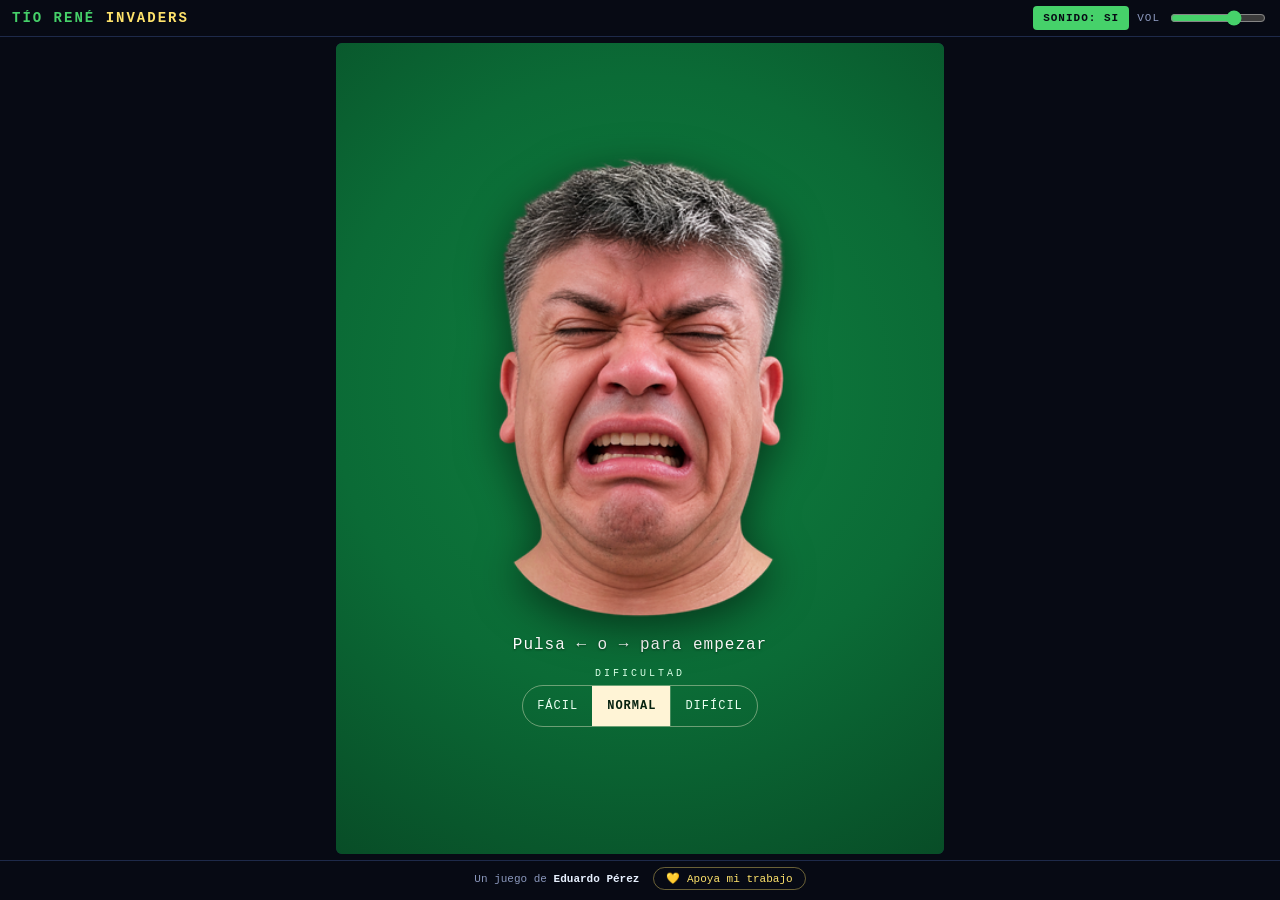
<file: index.html>
<!DOCTYPE html>
<html lang="es">
<head>
<meta charset="utf-8">
<meta name="viewport" content="width=device-width, initial-scale=1, viewport-fit=cover">
<meta http-equiv="Content-Security-Policy" content="default-src 'none'; script-src 'self' file:; style-src 'self' file:; img-src 'self' file: data:; media-src 'self' file: data:; connect-src 'self' file:; font-src 'self' file:; manifest-src 'self'; base-uri 'none'; form-action 'none'; object-src 'none'">
<meta name="referrer" content="no-referrer">
<meta name="color-scheme" content="dark">
<meta name="description" content="Tio Rene Invaders: arcade chileno de naves donde el Tio Rene dispara desde la mandibula.">
<title>TÍO RENÉ INVADERS</title>
<link rel="icon" href="assets/ui/favicon.png" type="image/png">
<!-- Instalable en la pantalla de inicio. Una app instalada arranca con el
     audio YA autorizado, asi que ahi el "ya llegamos ya" suena solo al abrir,
     sin tener que tocar nada. -->
<link rel="manifest" href="manifest.webmanifest">
<link rel="apple-touch-icon" href="assets/ui/icono-192.png">
<meta name="mobile-web-app-capable" content="yes">
<meta name="apple-mobile-web-app-capable" content="yes">
<meta name="apple-mobile-web-app-status-bar-style" content="black-translucent">
<meta name="apple-mobile-web-app-title" content="Tío René">

<!-- Miniatura al compartir el enlace (WhatsApp, Telegram, Facebook, X...).
     og:image tiene que ser una URL ABSOLUTA para que el previsualizador la
     lea; por eso apunta al dominio de publicacion. Si mueves el juego a otra
     URL, actualiza las cuatro lineas og:url / og:image / twitter:image. -->
<meta property="og:type" content="website">
<meta property="og:site_name" content="Tío René Invaders">
<meta property="og:title" content="TÍO RENÉ INVADERS">
<meta property="og:description" content="El Tío René defiende el barrio disparando desde la boca. Arcade chileno para tu navegador. ¡Juega gratis!">
<meta property="og:url" content="https://portafolio-creativo.github.io/tio-rene-invaders/">
<meta property="og:image" content="https://portafolio-creativo.github.io/tio-rene-invaders/assets/ui/og-cover.jpg">
<meta property="og:image:secure_url" content="https://portafolio-creativo.github.io/tio-rene-invaders/assets/ui/og-cover.jpg">
<meta property="og:image:type" content="image/jpeg">
<meta property="og:image:width" content="1200">
<meta property="og:image:height" content="630">
<meta property="og:image:alt" content="La cara del Tío René junto al título Tío René Invaders">
<meta property="og:locale" content="es_CL">
<meta name="twitter:card" content="summary_large_image">
<meta name="twitter:title" content="TÍO RENÉ INVADERS">
<meta name="twitter:description" content="El Tío René defiende el barrio disparando desde la boca. Arcade chileno para tu navegador.">
<meta name="twitter:image" content="https://portafolio-creativo.github.io/tio-rene-invaders/assets/ui/og-cover.jpg">
<meta name="theme-color" content="#070a14">
<link rel="stylesheet" href="css/style.css?v=202609011318">
</head>
<body>

<div id="app">

  <header id="cabecera">
    <p id="marca">TÍO RENÉ <span>INVADERS</span></p>
    <div id="controles-audio">
      <button type="button" id="btn-modo-control" class="tacto-sistema"
              aria-pressed="true" aria-label="Cambiar entre palanca y flechas">
        <span id="icono-modo">⇹</span>
      </button>
      <button type="button" id="btn-pausa-barra" class="tacto-sistema" data-accion="pausa" aria-label="Pausa">❚❚</button>
      <button type="button" id="btn-sonido" aria-pressed="true">SONIDO: SI</button>
      <label id="etiqueta-volumen" for="control-volumen">VOL</label>
      <input type="range" id="control-volumen" min="0" max="100" step="5" value="70" aria-label="Volumen">
    </div>
  </header>

  <main id="escenario">
    <div id="marco">
      <canvas id="lienzo" width="600" height="800" aria-label="Zona de juego de Tío René Invaders" role="img"></canvas>

      <!-- PORTADA: no hay boton de JUGAR. Al abrir, la cara entra desde el
           centro; en cuanto termina esa animacion aparece, desvanecido, el
           control de movimiento parpadeando para invitar a deslizar. El
           PRIMER movimiento del jugador es el que lanza la voz y arranca la
           partida: un solo gesto, sin pasos intermedios.
           Va sin "hidden" a proposito, para que el marco nunca se vea vacio
           mientras arranca el JavaScript. -->
      <section class="capa" id="capa-menu">
        <div id="intro-cara">
          <img id="intro-cabeza" src="assets/sprites/player-head.png" alt="" width="360" height="249">
          <div id="intro-boca"></div>
          <img id="intro-mandibula" src="assets/sprites/player-jaw.png" alt="" width="360" height="147">
        </div>
        <p id="invitacion" class="tenue">
          <span class="solo-tacto">Desliza el control para empezar</span>
          <span class="solo-teclado">Pulsa ← o → para empezar</span>
        </p>

        <div id="dificultad" role="group" aria-label="Dificultad">
          <span class="dif-rotulo">DIFICULTAD</span>
          <div class="dif-opciones">
            <button type="button" class="dif" data-dif="facil">FÁCIL</button>
            <button type="button" class="dif" data-dif="normal">NORMAL</button>
            <button type="button" class="dif" data-dif="dificil">DIFÍCIL</button>
          </div>
        </div>

        <!-- Instalar, a la vista desde el primer momento. No hay boton de
             "jugar online": entrar por el enlace YA es jugar online, y un
             boton de mas solo alarga el arranque. Solo aparece si el navegador
             de verdad puede instalar; si no, seria un boton que no hace nada. -->
        <div id="opciones-inicio">
          <button type="button" id="btn-instalar" class="opcion insignia" hidden>
            <span class="opcion-icono" aria-hidden="true">
              <svg viewBox="0 0 24 24" width="26" height="26" fill="currentColor" role="img" aria-hidden="true">
                <path d="M6 8h12v10a2 2 0 0 1-2 2H8a2 2 0 0 1-2-2V8zm2.4-5.6 1 1.7A5.6 5.6 0 0 1 12 3.6c.9 0 1.8.2 2.6.5l1-1.7a.4.4 0 1 1 .7.4l-1 1.7A5.4 5.4 0 0 1 17.9 7H6.1a5.4 5.4 0 0 1 2.6-2.5l-1-1.7a.4.4 0 1 1 .7-.4zM9.4 5.4a.6.6 0 1 0 0-1.2.6.6 0 0 0 0 1.2zm5.2 0a.6.6 0 1 0 0-1.2.6.6 0 0 0 0 1.2zM3.8 8.6c.7 0 1.2.6 1.2 1.3v4.4a1.2 1.2 0 0 1-2.4 0V9.9c0-.7.5-1.3 1.2-1.3zm16.4 0c.7 0 1.2.6 1.2 1.3v4.4a1.2 1.2 0 0 1-2.4 0V9.9c0-.7.5-1.3 1.2-1.3zM9 21.2a1.2 1.2 0 0 1-2.4 0v-1.4H9v1.4zm8.4 0a1.2 1.2 0 0 1-2.4 0v-1.4h2.4v1.4z"/>
              </svg>
            </span>
            <span class="opcion-texto">
              <small>INSTALAR COMO</small>
              <b>APP DE ANDROID</b>
            </span>
          </button>
        </div>
        <p id="texto-carga" class="tenue">CARGANDO…</p>
      </section>

      <!-- PAUSA -->
      <section class="capa" id="capa-pausa" hidden>
        <h2 class="titulo-capa">PAUSA</h2>
        <button type="button" id="btn-reanudar" class="boton principal">SEGUIR</button>
        <button type="button" id="btn-menu-pausa" class="boton">MENÚ</button>
      </section>

      <!-- GAME OVER -->
      <section class="capa capa-fin" id="capa-game-over" hidden>
        <div class="tarjeta-fin">
          <h2 class="titulo-capa peligro">GAME OVER</h2>
          <p id="mensaje-final" class="lema"></p>
          <div class="puntaje-bloque">
            <span class="puntaje-rotulo">TU PUNTAJE</span>
            <span class="puntaje-num" id="puntos-final">00000</span>
            <span class="record-linea">RÉCORD <strong id="record-final">00000</strong></span>
          </div>
          <div class="acciones-fin">
            <button type="button" id="btn-reintentar" class="boton principal">OTRA VEZ</button>
            <button type="button" id="btn-compartir" class="boton compartir">📤 COMPARTIR PUNTAJE</button>
          </div>
          <div class="acciones-pie">
            <button type="button" id="btn-menu-final" class="enlace-fin">⌂ Inicio</button>
            <a class="enlace-fin apoyo" href="https://maladifusion.github.io/apoyo/"
               target="_blank" rel="noopener noreferrer">💛 Apoya al creador</a>
          </div>
        </div>
      </section>

      <!-- VICTORIA -->
      <section class="capa capa-fin" id="capa-victoria" hidden>
        <div class="tarjeta-fin exito">
          <h2 class="titulo-capa exito">¡VICTORIA!</h2>
          <p class="lema">El barrio quedó a salvo. Por ahora.</p>
          <div class="puntaje-bloque">
            <span class="puntaje-rotulo">TU PUNTAJE</span>
            <span class="puntaje-num" id="puntos-victoria">00000</span>
          </div>
          <div class="acciones-fin">
            <button type="button" id="btn-seguir" class="boton principal">SEGUIR JUGANDO</button>
            <button type="button" id="btn-compartir-victoria" class="boton compartir">📤 COMPARTIR PUNTAJE</button>
          </div>
          <div class="acciones-pie">
            <button type="button" id="btn-menu-victoria" class="enlace-fin">⌂ Inicio</button>
            <a class="enlace-fin apoyo" href="https://maladifusion.github.io/apoyo/"
               target="_blank" rel="noopener noreferrer">💛 Apoya al creador</a>
          </div>
        </div>
      </section>
    </div>
  </main>

  <!-- Controles tactiles. En vertical: fila 1 = izquierda + derecha (pegados,
       mitad y mitad); fila 2 = disparo a todo el ancho. La pausa vive en la
       barra de arriba. En horizontal se reacomodan a los lados (ver CSS). -->
  <!-- Controles tactiles. Cada zona lleva DENTRO su interruptor de modo, para
       poder cambiarlo en plena partida sin ir al menu:
         fila 1: palanca (o las dos flechas) + boton para alternar entre ambas
         fila 2: DISPARO + boton AUTO para fijar el disparo -->
  <!-- Controles tactiles. Las dos zonas miden EXACTAMENTE lo que el tablero
       (el ancho lo fija main.js en --ancho-tablero), para que el recorrido del
       dedo en la palanca coincida con el del personaje en pantalla. Por eso no
       hay ningun boton a los costados que les robe ancho. -->
  <div id="botonera" aria-label="Controles táctiles">

    <div id="zona-mover">
      <div id="palanca" role="group" aria-label="Palanca de movimiento">
        <span class="palanca-flecha izq" aria-hidden="true">◀</span>
        <span class="palanca-flecha der" aria-hidden="true">▶</span>
        <span id="palanca-mando" aria-hidden="true"></span>
      </div>
      <button type="button" class="tacto" data-accion="izquierda" aria-label="Mover a la izquierda">◀</button>
      <button type="button" class="tacto" data-accion="derecha" aria-label="Mover a la derecha">▶</button>
    </div>

    <!-- El disparo lleva DENTRO una casilla: al marcarla el disparo pasa a
         automatico; el resto del boton sigue disparando a mano. -->
    <div id="zona-disparo">
      <button type="button" class="tacto disparo" data-accion="disparo" aria-label="Disparar">
        <span id="texto-disparo">DISPARO</span>
      </button>
      <button type="button" id="btn-modo-auto" class="casilla-auto"
              aria-pressed="false" aria-label="Disparo automático">
        <span class="marca" aria-hidden="true">✓</span>
        <span class="rotulo" aria-hidden="true">AUTO</span>
      </button>
    </div>

  </div>

  <p id="ayuda-instalar" class="aviso" hidden></p>
  <p id="aviso-almacenamiento" class="aviso" hidden></p>

  <footer id="pie">
    <span>Un juego de <b>Eduardo Pérez</b></span>
    <a href="https://maladifusion.github.io/apoyo/" target="_blank" rel="noopener noreferrer">💛 Apoya mi trabajo</a>
  </footer>

</div>

<p id="estado-accesible" class="oculto-visual" aria-live="polite"></p>

<script src="js/config.js?v=202609011318"></script>
<script src="js/util.js?v=202609011318"></script>
<script src="js/storage.js?v=202609011318"></script>
<script src="js/fallback-art.js?v=202609011318"></script>
<script src="js/assets.js?v=202609011318"></script>
<script src="js/audio.js?v=202609011318"></script>
<script src="js/input.js?v=202609011318"></script>
<script src="js/instalar.js?v=202609011318"></script>
<script src="js/compartir.js?v=202609011318"></script>
<script src="js/entities/player.js?v=202609011318"></script>
<script src="js/entities/enemy.js?v=202609011318"></script>
<script src="js/entities/projectile.js?v=202609011318"></script>
<script src="js/entities/barrier.js?v=202609011318"></script>
<script src="js/entities/ufo.js?v=202609011318"></script>
<script src="js/entities/boss.js?v=202609011318"></script>
<script src="js/entities/particles.js?v=202609011318"></script>
<script src="js/systems/collisions.js?v=202609011318"></script>
<script src="js/systems/score.js?v=202609011318"></script>
<script src="js/systems/levels.js?v=202609011318"></script>
<script src="js/renderer.js?v=202609011318"></script>
<script src="js/game.js?v=202609011318"></script>
<script src="js/ui.js?v=202609011318"></script>
<script src="js/main.js?v=202609011318"></script>
</body>
</html>
</file>
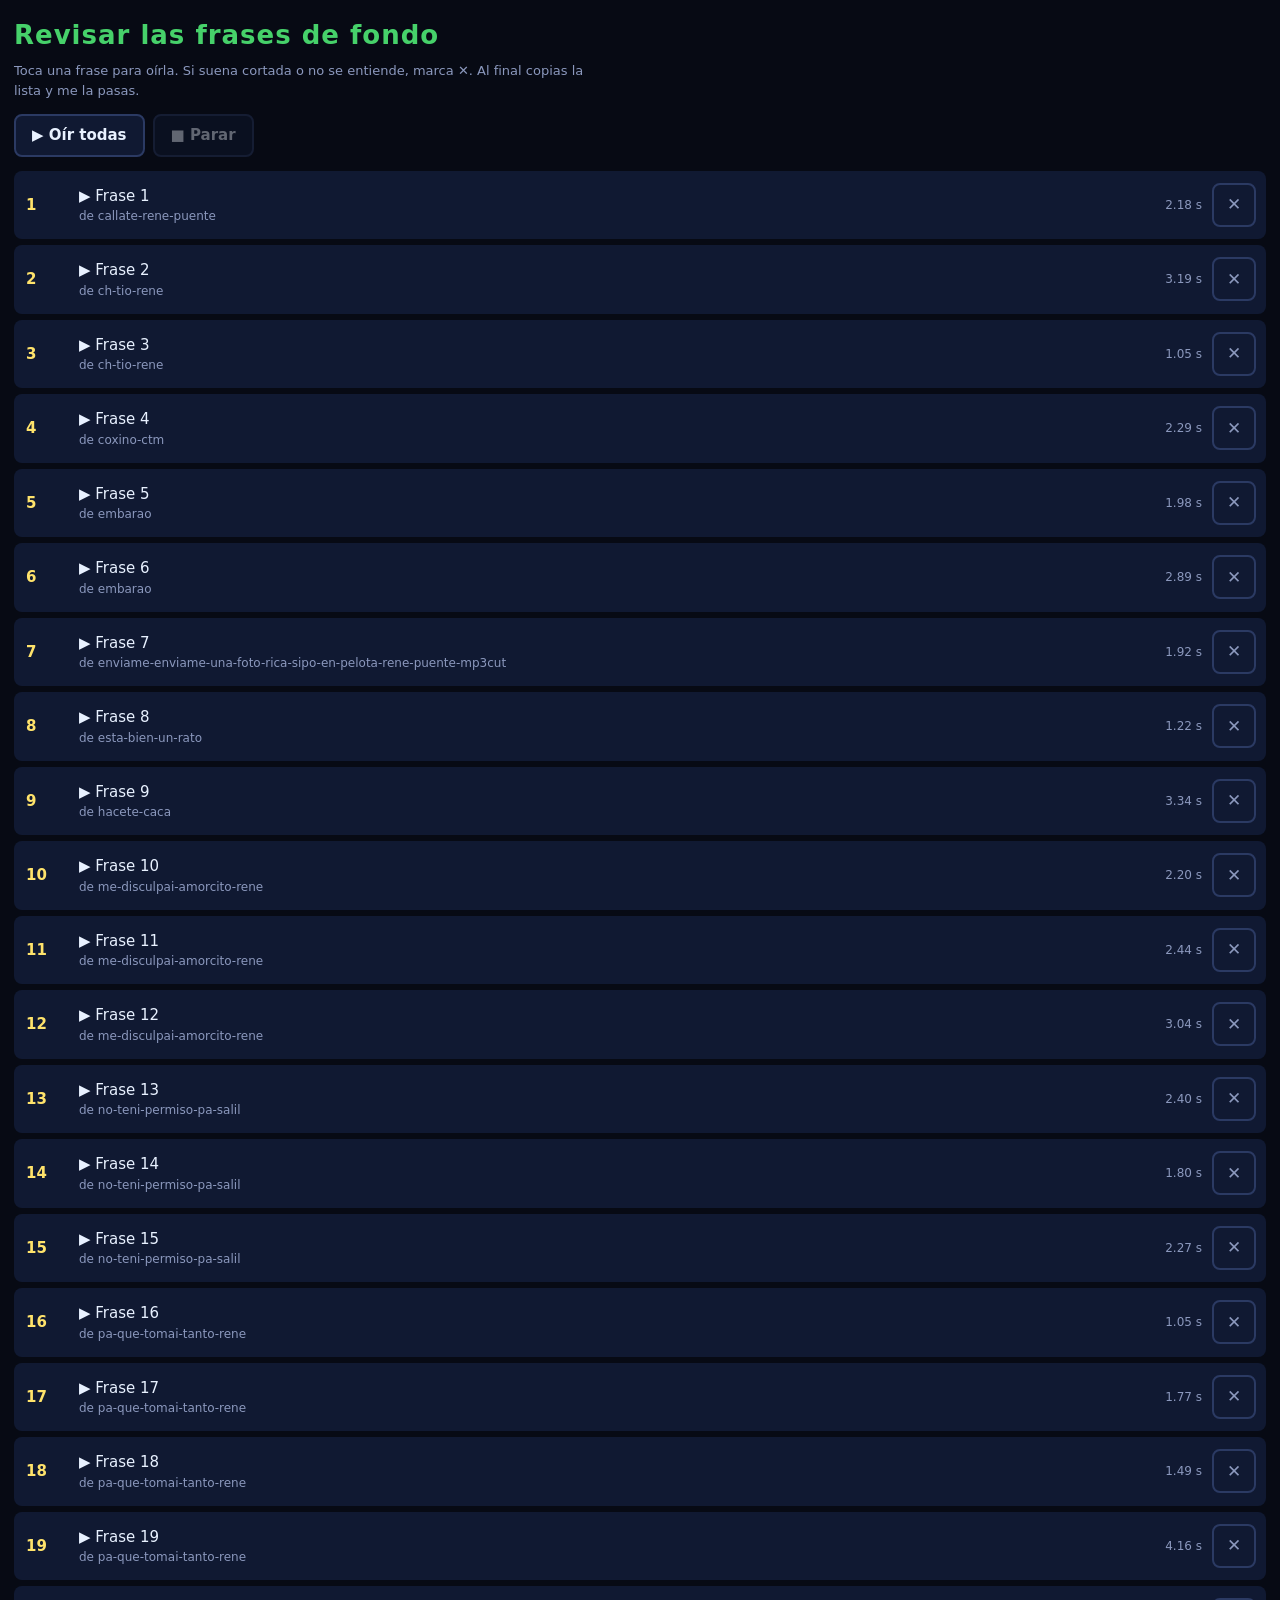
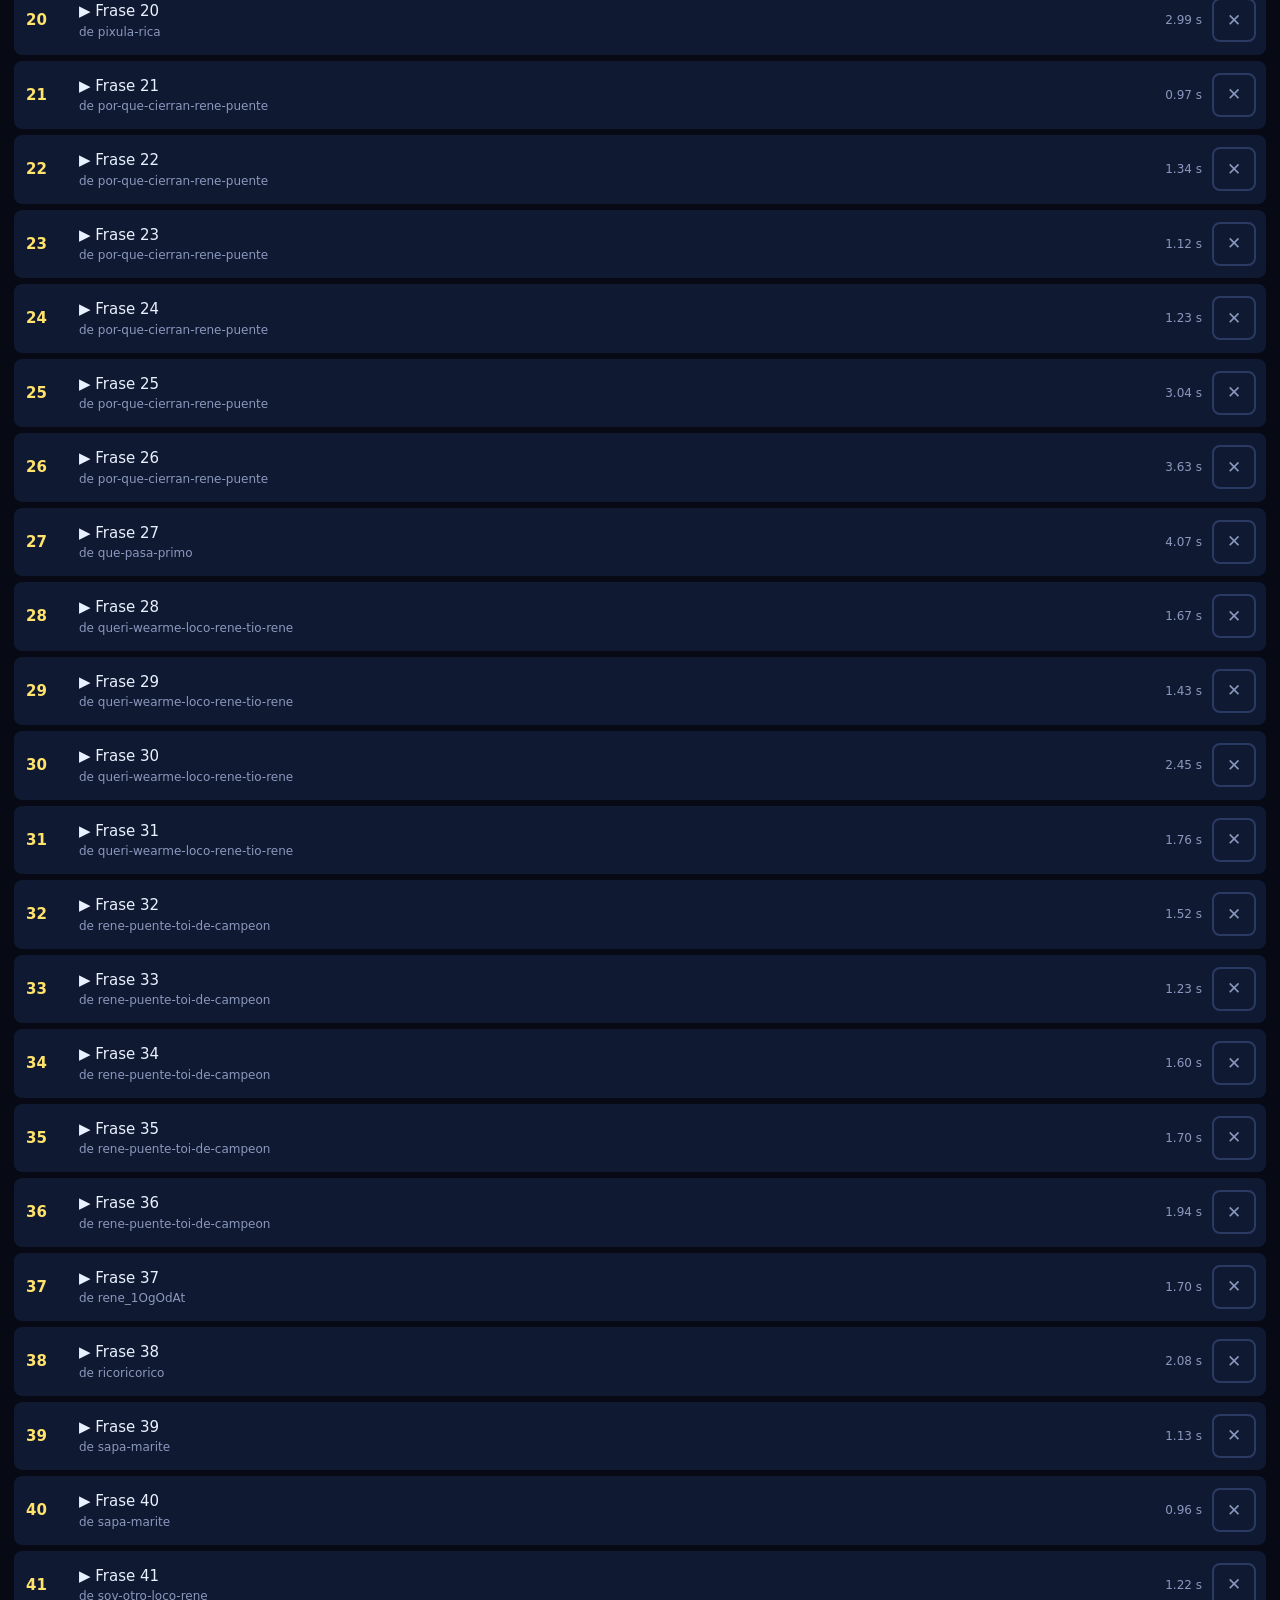
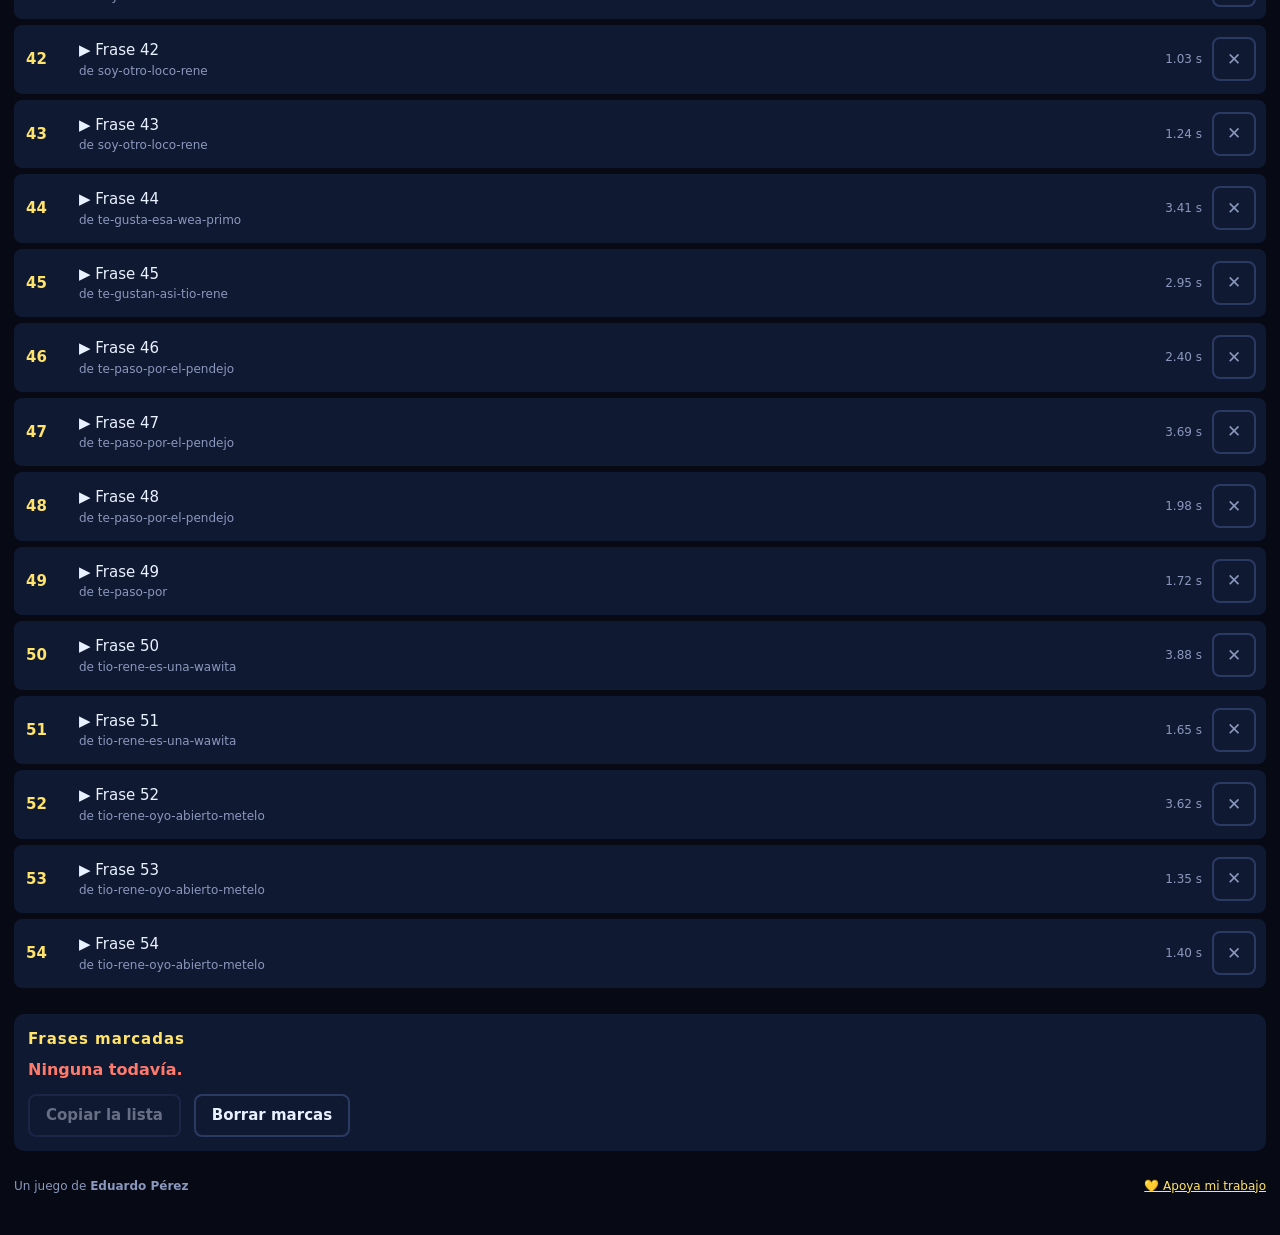
<file: tools/revisar-audios.html>
<!DOCTYPE html>
<html lang="es">
<head>
<meta charset="utf-8">
<meta name="viewport" content="width=device-width, initial-scale=1">
<meta http-equiv="Content-Security-Policy" content="default-src 'none'; script-src 'self'; style-src 'self'; media-src 'self'; img-src 'self'; base-uri 'none'; form-action 'none'; object-src 'none'">
<meta name="referrer" content="no-referrer">
<meta name="color-scheme" content="dark">
<meta name="robots" content="noindex">
<title>Revisar frases · Tío René Invaders</title>
<link rel="icon" href="../assets/ui/favicon.png" type="image/png">
<link rel="stylesheet" href="revisar-audios.css">
</head>
<body>

<header>
  <h1>Revisar las frases de fondo</h1>
  <p class="ayuda">Toca una frase para oírla. Si suena cortada o no se entiende,
     marca <b>✕</b>. Al final copias la lista y me la pasas.</p>
</header>

<div id="barra-superior">
  <button type="button" id="btn-todas" class="accion">▶ Oír todas</button>
  <button type="button" id="btn-parar" class="accion" disabled>■ Parar</button>
  <span id="contador"></span>
</div>

<ol id="lista"></ol>

<section id="resultado">
  <h2>Frases marcadas</h2>
  <p id="marcadas">Ninguna todavía.</p>
  <button type="button" id="btn-copiar" class="accion" disabled>Copiar la lista</button>
  <button type="button" id="btn-limpiar" class="accion">Borrar marcas</button>
</section>

<footer>
  <span>Un juego de <b>Eduardo Pérez</b></span>
  <a href="https://maladifusion.github.io/apoyo/" target="_blank" rel="noopener noreferrer">💛 Apoya mi trabajo</a>
</footer>

<script src="datos-frases.js"></script>
<script src="revisar-audios.js"></script>
</body>
</html>
</file>
<file: css/style.css>
/* TIO RENE INVADERS - estilos de la pagina que envuelve al canvas.
   El juego se dibuja en el canvas; aqui solo esta el marco, los menus y los
   botones tactiles. Sin dependencias externas ni fuentes remotas. */

:root {
  --fondo: #070a14;   /* igual que el fondo del lienzo */
  --fondo-panel: rgba(5, 7, 15, 0.88);
  --tinta: #e8f1ff;
  --tinta-tenue: #8b98bd;
  --acento: #ffe36b;
  --verde: #46d16a;
  --peligro: #ff6b6b;
  --borde: #1e2a4a;
  --fuente: "Courier New", "DejaVu Sans Mono", monospace;
}

* { box-sizing: border-box; }

html, body {
  height: 100%;
  margin: 0;
  padding: 0;
  /* El juego SIEMPRE cabe en pantalla: nada de desplazamiento. Sin esto, en
     el navegador del celular la pagina se puede desplazar y la cabecera queda
     fuera de la vista. */
  overflow: hidden;
}

body {
  background: var(--fondo);
  color: var(--tinta);
  font-family: var(--fuente);
  overscroll-behavior: none;
  overflow-x: hidden;
  -webkit-tap-highlight-color: transparent;
}

#app {
  display: flex;
  flex-direction: column;
  /* En el navegador del movil, 100% NO descuenta la barra de direcciones: el
     contenido se sale por arriba. 100dvh si tiene en cuenta esa barra y se
     ajusta cuando aparece o desaparece. Se dejan los tres, de menos a mas
     moderno, y el navegador se queda con el ultimo que entienda. */
  height: 100%;
  height: 100vh;
  height: 100dvh;
  /* CUIDADO: los margenes de seguridad (notch, bordes curvos, barra de
     gestos) van SOLO arriba y abajo. Si se aplican tambien a los lados, todo
     el juego se corre hacia un costado y deja una franja vacia al otro.
     Los laterales se aplican mas abajo, solo a las barras. */
  padding-top: env(safe-area-inset-top);
  padding-bottom: env(safe-area-inset-bottom);
  overflow: hidden;
}

/* ---------- Cabecera ---------- */

#cabecera {
  flex: 0 0 auto;
  display: flex;
  align-items: center;
  justify-content: space-between;
  gap: 10px;
  padding: 6px calc(12px + env(safe-area-inset-right)) 6px calc(12px + env(safe-area-inset-left));
  border-bottom: 1px solid var(--borde);
}

#marca {
  margin: 0;
  white-space: nowrap;
  min-width: 0;
  overflow: hidden;
  text-overflow: ellipsis;
  font-size: 14px;
  font-weight: bold;
  letter-spacing: 2px;
  color: var(--verde);
}

#marca span { color: var(--acento); }

/* El titulo lleva un atajo escondido (ver main.js). Sin seleccion de texto:
   cinco toques seguidos lo dejarian resaltado y cantarian que ahi pasa algo. */
#marca {
  user-select: none;
  -webkit-user-select: none;
  -webkit-tap-highlight-color: transparent;
}

#controles-audio {
  display: flex;
  align-items: center;
  gap: 8px;
  flex: 0 0 auto;      /* manda el bloque de audio; el titulo cede */
}

#etiqueta-volumen {
  font-size: 11px;
  letter-spacing: 1px;
  color: var(--tinta-tenue);
}

#control-volumen {
  width: 96px;
  accent-color: var(--verde);
}

#btn-sonido {
  font-family: var(--fuente);
  white-space: nowrap;
  font-size: 11px;
  font-weight: bold;
  letter-spacing: 1px;
  padding: 6px 10px;
  color: var(--fondo);
  background: var(--verde);
  border: 0;
  border-radius: 4px;
  cursor: pointer;
}

#btn-sonido.apagado {
  background: #39425f;
  color: var(--tinta-tenue);
}

/* Los botones de icono de la barra (instalar, modo de control, pausa) comparten
   un mismo aspecto para que la cabecera se vea ordenada. */
.tacto-sistema {
  font-family: var(--fuente);
  font-size: 13px;
  line-height: 1;
  padding: 7px 11px;
  color: var(--tinta);
  background: #16203a;
  border: 1px solid var(--borde);
  border-radius: 6px;
  cursor: pointer;
}

.tacto-sistema:hover { background: #1e2b4d; }
.tacto-sistema.pulsado { filter: brightness(1.4); }
.tacto-sistema[hidden] { display: none; }

.tacto-sistema:focus-visible { outline: 3px solid var(--acento); outline-offset: 2px; }

/* Pausa y cambio de control solo tienen sentido con el dedo: en PC estan la
   tecla P y las flechas. */
#btn-pausa-barra { display: none; }
body.tactil #btn-pausa-barra { display: inline-block; }

/* Instalar asoma con un pequeno gesto, para que se note sin dar la lata. */
#btn-instalar { animation: asomar-instalar 0.45s ease-out both; }

@keyframes asomar-instalar {
  from { opacity: 0; transform: translateY(6px); }
  to { opacity: 1; transform: none; }
}

/* ---------- Zona de juego ---------- */

#escenario {
  flex: 1 1 auto;
  min-height: 0;
  display: flex;
  align-items: center;
  justify-content: center;
  padding: 6px;
}

#marco {
  position: relative;
  width: 600px;
  height: 800px;
  max-width: 100%;
  max-height: 100%;
}

#lienzo {
  display: block;
  width: 100%;
  height: 100%;
  background: #070a14;
  border: 2px solid var(--borde);
  border-radius: 6px;
  touch-action: none;
}

/* ---------- Capas de menu ---------- */

.capa {
  position: absolute;
  inset: 0;
  display: flex;
  flex-direction: column;
  align-items: center;
  justify-content: center;
  gap: 10px;
  padding: 5% 8%;
  text-align: center;
  background: var(--fondo-panel);
  border-radius: 6px;
  overflow: auto;
}

.capa[hidden] { display: none; }

.titulo-capa {
  margin: 0;
  font-size: clamp(22px, 6vw, 40px);
  letter-spacing: 4px;
  color: var(--acento);
}

.titulo-capa.peligro { color: var(--peligro); }
.titulo-capa.exito { color: var(--verde); }

/* ---------- Pantalla de fin (game over / victoria): una tarjeta ---------- */
.capa-fin { background: rgba(4, 6, 12, 0.82); backdrop-filter: blur(2px); }

.tarjeta-fin {
  width: min(92%, 340px);
  display: flex;
  flex-direction: column;
  align-items: center;
  gap: 14px;
  padding: 26px 22px 20px;
  background: linear-gradient(180deg, #101a30 0%, #0a1120 100%);
  border: 1px solid #2b3a63;
  border-radius: 16px;
  box-shadow: 0 18px 50px rgba(0, 0, 0, 0.55),
              inset 0 1px 0 rgba(255, 255, 255, 0.05);
}

.tarjeta-fin .titulo-capa { margin: 0; }
.tarjeta-fin.exito { border-color: #2f6b45; box-shadow: 0 18px 50px rgba(0,0,0,.55), 0 0 40px rgba(70,209,106,.18); }
#capa-game-over .tarjeta-fin { box-shadow: 0 18px 50px rgba(0,0,0,.55), 0 0 40px rgba(255,107,107,.14); }

/* Bloque del puntaje: el numero grande manda. */
.puntaje-bloque {
  display: flex;
  flex-direction: column;
  align-items: center;
  gap: 2px;
  width: 100%;
  padding: 14px 10px;
  background: rgba(0, 0, 0, 0.28);
  border-radius: 12px;
}

.puntaje-rotulo { font-size: 11px; letter-spacing: 3px; color: var(--tinta-tenue); }

.puntaje-num {
  font-family: var(--fuente);
  font-size: clamp(44px, 13vw, 60px);
  font-weight: bold;
  line-height: 1;
  letter-spacing: 2px;
  color: var(--verde);
  text-shadow: 0 0 18px rgba(70, 209, 106, 0.35);
}

.record-linea { margin-top: 6px; font-size: 12px; letter-spacing: 2px; color: var(--tinta-tenue); }
.record-linea strong { color: var(--acento); }

/* Acciones principales, a lo ancho de la tarjeta. */
.acciones-fin { display: flex; flex-direction: column; gap: 9px; width: 100%; }
.acciones-fin .boton { width: 100%; min-width: 0; }

/* Pie: acciones secundarias como enlaces discretos, no botones que compiten. */
.acciones-pie {
  display: flex;
  justify-content: space-between;
  align-items: center;
  width: 100%;
  gap: 12px;
  margin-top: 2px;
}

.enlace-fin {
  font-family: var(--fuente);
  font-size: 12px;
  letter-spacing: 1px;
  color: var(--tinta-tenue);
  background: none;
  border: 0;
  padding: 8px 4px;
  cursor: pointer;
  text-decoration: none;
}

.enlace-fin:hover { color: var(--tinta); }
.enlace-fin.apoyo { color: var(--acento); }
.enlace-fin:focus-visible { outline: 2px solid var(--acento); outline-offset: 2px; border-radius: 4px; }

.lema {
  margin: 0;
  font-size: 13px;
  color: var(--tinta-tenue);
  letter-spacing: 1px;
}

.marcador-menu {
  margin: 0;
  font-size: 14px;
  letter-spacing: 2px;
  color: var(--tinta);
}

.marcador-menu strong { color: var(--acento); }

.boton {
  font-family: var(--fuente);
  font-size: 16px;
  font-weight: bold;
  letter-spacing: 2px;
  padding: 12px 26px;
  min-width: 190px;
  min-height: 48px;
  color: var(--tinta);
  background: #16203a;
  border: 2px solid var(--borde);
  border-radius: 6px;
  cursor: pointer;
}

.boton:hover { background: #1e2b4d; }

.boton:focus-visible {
  outline: 3px solid var(--acento);
  outline-offset: 2px;
}

.boton.principal {
  color: #06210f;
  background: var(--verde);
  border-color: #7cf29a;
}

.boton.principal:hover { background: #5fe085; }

/* Compartir el puntaje: destaca sobre MENU sin robarle el sitio a OTRA VEZ. */
.boton.compartir {
  color: var(--acento);
  border-color: rgba(255, 227, 107, 0.55);
  font-size: 14px;
}

.boton.compartir:hover { background: rgba(255, 227, 107, 0.14); }

/* Apoyar al creador: va al final, mas discreto, y es un enlace de verdad
   (no un boton) porque lleva fuera de la pagina. */
.boton.apoyo {
  display: inline-flex;
  align-items: center;
  justify-content: center;
  margin-top: 4px;
  font-size: 12px;
  letter-spacing: 1px;
  min-height: 38px;
  padding: 8px 16px;
  color: var(--acento);
  background: transparent;
  border-color: rgba(255, 227, 107, 0.35);
  text-decoration: none;
}

.boton.apoyo:hover { background: rgba(255, 227, 107, 0.12); }

/* Interruptor de disparo automatico */
#opcion-auto {
  display: flex;
  align-items: center;
  gap: 9px;
  padding: 6px 12px;
  font-size: 11px;
  font-weight: bold;
  letter-spacing: 1px;
  color: var(--tinta-tenue);
  background: #131c33;
  border: 1px solid var(--borde);
  border-radius: 999px;
  cursor: pointer;
  user-select: none;
}

#opcion-auto:has(input:checked) {
  color: #06210f;
  background: var(--verde);
  border-color: #7cf29a;
}

#chk-auto {
  width: 17px;
  height: 17px;
  margin: 0;
  accent-color: #1c7a3a;
  cursor: pointer;
}

#ayuda-instalar[hidden] { display: none; }

/* En el telefono el credito ya sale en el pie de la pagina: en el menu solo
   ocuparia alto. */

/* Con el disparo automatico, su boton se atenua: sigue ahi pero ya no hace
   falta apretarlo. */
body.auto-disparo .tacto.disparo {
  opacity: 0.55;
  font-size: 15px;
}

.controles {
  margin: 6px 0 0;
  padding: 0;
  list-style: none;
  display: flex;
  flex-wrap: wrap;
  justify-content: center;
  gap: 6px 14px;
  font-size: 12px;
  color: var(--tinta-tenue);
}

.controles b { color: var(--tinta); }

.tenue {
  margin: 0;
  font-size: 12px;
  color: var(--tinta-tenue);
}

/* ---------- Botonera tactil ---------- */

/* ---------- Controles tactiles ----------
   Las dos zonas miden EXACTAMENTE lo que el tablero (--ancho-tablero lo fija
   main.js), asi el recorrido del dedo sobre la palanca coincide con el del
   personaje. Nada las flanquea: cualquier boton al lado les robaria ancho y
   rompería esa correspondencia. */

#botonera {
  display: none;
  flex: 0 0 auto;
  flex-direction: column;
  align-items: center;
  gap: 7px;
  padding: 8px calc(6px + env(safe-area-inset-right)) 10px calc(6px + env(safe-area-inset-left));
}

body.tactil #botonera { display: flex; }

#zona-mover,
#zona-disparo {
  position: relative;
  display: flex;
  width: var(--ancho-tablero, 100%);
  max-width: 100%;
}

.tacto {
  font-family: var(--fuente);
  font-size: 22px;
  font-weight: bold;
  letter-spacing: 1px;
  color: var(--tinta);
  background: #16203a;
  border: 2px solid var(--borde);
  touch-action: none;
  user-select: none;
  cursor: pointer;
}

/* Flechas sueltas: media y media, pegadas. */
[data-accion="izquierda"],
[data-accion="derecha"] { flex: 1 1 0; min-width: 0; min-height: 66px; }
[data-accion="izquierda"] { border-radius: 12px 0 0 12px; }
[data-accion="derecha"] { border-radius: 0 12px 12px 0; border-left-width: 1px; }

.tacto.disparo {
  flex: 1 1 auto;
  min-width: 0;
  min-height: 76px;
  font-size: 18px;
  border-radius: 12px;
  color: #06210f;
  background: var(--verde);
  border-color: #7cf29a;
  /* Deja sitio a la casilla para que el texto no se le meta debajo. */
  padding-right: 78px;
  padding-left: 12px;
}

.tacto.pulsado { filter: brightness(1.4); }

/* ---------- Casilla de disparo automatico ----------
   Va DENTRO del boton grande. Marcada = dispara solo; sin marcar = a mano.
   Es un boton aparte por encima (no se pueden anidar botones), pero se ve y
   se usa como parte del mismo control. */
.casilla-auto {
  position: absolute;
  right: 10px;
  top: 50%;
  transform: translateY(-50%);
  display: flex;
  flex-direction: column;
  align-items: center;
  justify-content: center;
  gap: 1px;
  width: 60px;
  height: 56px;
  padding: 0;
  font-family: var(--fuente);
  background: rgba(6, 33, 15, 0.22);
  border: 2px solid #06210f;
  border-radius: 9px;
  cursor: pointer;
  touch-action: manipulation;
}

.casilla-auto .marca {
  display: block;
  width: 24px;
  height: 24px;
  line-height: 22px;
  font-size: 17px;
  font-weight: bold;
  color: transparent;             /* el tilde aparece al marcarla */
  background: rgba(255, 255, 255, 0.22);
  border: 2px solid #06210f;
  border-radius: 5px;
}

.casilla-auto .rotulo {
  font-size: 9px;
  font-weight: bold;
  letter-spacing: 1px;
  color: #06210f;
}

.casilla-auto[aria-pressed="true"] {
  background: #06210f;
  border-color: #06210f;
}

.casilla-auto[aria-pressed="true"] .marca {
  color: #06210f;
  background: var(--acento);
  border-color: var(--acento);
}

.casilla-auto[aria-pressed="true"] .rotulo { color: var(--acento); }

/* ---------- Palanca posicional ----------
   Ocupa todo el ancho del tablero: el recorrido del dedo se corresponde con el
   recorrido de la cabeza. */
#palanca {
  display: none;
  position: relative;
  flex: 1 1 auto;
  min-width: 0;
  min-height: 66px;
  border-radius: 999px;
  background: #16203a;
  border: 2px solid var(--borde);
  touch-action: none;
  user-select: none;
  cursor: grab;
}

body.control-palanca #palanca { display: block; }
body.control-palanca [data-accion="izquierda"],
body.control-palanca [data-accion="derecha"] { display: none; }

#palanca.pulsado { cursor: grabbing; border-color: #7cf29a; }

/* ---------- La palanca como lanzadera ----------
   Una SENAL breve, no un baile: dos vaivenes cortos y de poco recorrido, los
   justos para que se vea que eso se mueve y se ponga el dedo. Despues se queda
   quieto; quien mire mas tarde tiene igual el texto de arriba explicandolo.
   Se apaga tambien al arrancar la partida (.en-partida). */
body.portada-lista:not(.en-partida) #palanca {
  animation: latir-palanca 0.75s ease-in-out 2 both;
}

body.portada-lista:not(.en-partida) #palanca-mando {
  animation: vaiven-mando 0.75s ease-in-out 2 both;
}

@keyframes latir-palanca {
  0%, 100% { border-color: var(--borde); box-shadow: none; }
  50% { border-color: #7cf29a; box-shadow: 0 0 12px rgba(70, 209, 106, 0.4); }
}

/* Empieza y termina en el centro, para que el mando no se quede descolocado
   cuando el jugador ponga el dedo. */
@keyframes vaiven-mando {
  0%, 100% { left: 50%; }
  28% { left: 41%; }
  72% { left: 59%; }
}

.palanca-flecha {
  position: absolute;
  top: 50%;
  transform: translateY(-50%);
  font-size: 18px;
  font-weight: bold;
  color: var(--tinta-tenue);
  pointer-events: none;
}

.palanca-flecha.izq { left: 14px; }
.palanca-flecha.der { right: 14px; }

/* El mando sigue al dedo. Su posicion la fija el JavaScript en px. */
#palanca-mando {
  position: absolute;
  left: 50%;
  top: 50%;
  width: 52px;
  height: 52px;
  transform: translate(-50%, -50%);
  border-radius: 50%;
  background: var(--verde);
  border: 2px solid #7cf29a;
  box-shadow: 0 3px 10px rgba(0, 0, 0, 0.45);
  pointer-events: none;
}

/* El cambio palanca/flechas vive en la barra de arriba: ahi no le quita ancho
   a la palanca. Solo aparece en pantallas tactiles. */
#btn-modo-control { display: none; }
body.tactil #btn-modo-control { display: inline-block; }

#icono-modo { font-size: 15px; line-height: 1; }

#btn-modo-control[aria-pressed="true"] {
  color: #06210f;
  background: var(--verde);
  border-color: #7cf29a;
}

/* En el telefono, la lista de teclas no sirve y ocupa alto. */
body.tactil .controles { display: none; }

/* ---------- Pie y avisos ---------- */

#pie {
  flex: 0 0 auto;
  display: flex;
  align-items: center;
  justify-content: center;
  gap: 14px;
  flex-wrap: wrap;
  padding: 6px calc(12px + env(safe-area-inset-right)) 10px calc(12px + env(safe-area-inset-left));
  font-size: 11px;
  color: var(--tinta-tenue);
  border-top: 1px solid var(--borde);
}

#pie b { color: var(--tinta); }

#pie a {
  color: var(--acento);
  text-decoration: none;
  border: 1px solid rgba(255, 227, 107, 0.4);
  border-radius: 999px;
  padding: 4px 12px;
}

#pie a:hover { background: rgba(255, 227, 107, 0.12); }

.aviso {
  flex: 0 0 auto;
  margin: 0;
  padding: 6px 12px;
  font-size: 11px;
  color: #ffd7a1;
  background: rgba(255, 155, 110, 0.12);
  text-align: center;
}

.aviso[hidden] { display: none; }

/* ---------- Menu de entrada ---------- */

/* La portada: verde y un solo boton. Opaca a proposito (en las otras capas
   conviene ver la partida detras, aqui no) y sin titulo ni credito, que ya
   viven en la barra de arriba y en el pie. */
#capa-menu {
  gap: 14px;
  justify-content: center;
  /* Verde profundo a proposito: con el verde claro que traia, el texto
     pequeno se quedaba en 2,4:1 y no se leia. Asi el blanco pasa AA. */
  background:
    radial-gradient(circle at 50% 42%, #0f7f3f 0%, #0b6b36 55%, #084d27 100%);
}

/* El resto de la portada. Blanco con una sombra suave: sobre el verde claro
   del centro un tono verdoso no llegaba al contraste minimo legible. */
#capa-menu .tenue {
  color: #fff;
  text-shadow: 0 1px 2px rgba(0, 40, 16, 0.65);
}


/* Todo lo que no es la cara entra despues, desvanecido, para no competir con
   la entrada. El <body> recibe .portada-lista cuando termina la animacion. */
#invitacion {
  opacity: 0;
  transition: opacity 0.45s ease;
}

body.portada-lista #invitacion { opacity: 1; }

/* Selector de dificultad en la portada. Aparece con la invitacion. */
#dificultad {
  display: flex;
  flex-direction: column;
  align-items: center;
  gap: 6px;
  opacity: 0;
  transition: opacity 0.45s ease;
}
body.portada-lista #dificultad { opacity: 1; }

.dif-rotulo { font-size: 10px; letter-spacing: 3px; color: #d8ffe6; }
.dif-opciones { display: inline-flex; border: 1px solid rgba(255,244,214,0.4); border-radius: 999px; overflow: hidden; }

.dif {
  font-family: var(--fuente);
  font-size: 12px;
  letter-spacing: 1px;
  padding: 8px 14px;
  min-height: 40px;
  color: #eafff1;
  background: transparent;
  border: 0;
  cursor: pointer;
}
.dif + .dif { border-left: 1px solid rgba(255,244,214,0.25); }
.dif:hover { background: rgba(255,244,214,0.12); }
.dif[aria-pressed="true"] { color: #06210f; background: #fff4d6; font-weight: bold; }
.dif:focus-visible { outline: 2px solid var(--acento); outline-offset: -2px; }

/* Las dos maneras de jugar, en la portada. Aparecen con la invitacion. */
#opciones-inicio {
  display: flex;
  flex-wrap: wrap;
  justify-content: center;
  gap: 10px;
  opacity: 0;
  transition: opacity 0.45s ease;
}

body.portada-lista #opciones-inicio { opacity: 1; }

/* Pastillas con icono + dos lineas, al estilo de las insignias de tienda:
   se leen de un vistazo y dejan claro que son dos caminos distintos. */
.opcion {
  display: inline-flex;
  align-items: center;
  gap: 9px;
  min-height: 52px;
  padding: 8px 16px;
  font-family: var(--fuente);
  text-align: left;
  color: #06210f;
  background: #fff4d6;
  border: 2px solid #fffdf5;
  border-radius: 10px;
  cursor: pointer;
}

.opcion:hover { background: #fff; }
.opcion[hidden] { display: none; }
.opcion:focus-visible { outline: 3px solid var(--acento); outline-offset: 2px; }

.opcion-icono { display: flex; font-size: 20px; line-height: 1; }

.opcion-texto { display: flex; flex-direction: column; line-height: 1.15; }
.opcion-texto b { font-size: 14px; letter-spacing: 1px; }
.opcion-texto small { font-size: 10px; letter-spacing: 1px; opacity: 0.75; }

/* La de instalar va oscura, para que se distinga de la de jugar y no parezca
   el mismo boton dos veces. */
.opcion.insignia {
  color: #eafff1;
  background: #0a2a16;
  border-color: #46d16a;
}

.opcion.insignia:hover { background: #0e3a1f; }

@media (max-width: 430px) {
  .opcion { padding: 7px 12px; min-height: 48px; }
  .opcion-texto b { font-size: 13px; }
}

#invitacion {
  margin: 0;
  font-size: clamp(13px, 3.6vw, 16px);
  letter-spacing: 1px;
}

/* El mensaje se adapta a como se juega: con el dedo o con el teclado. */
.solo-tacto, .solo-teclado { display: none; }
body.tactil .solo-tacto { display: inline; }
body:not(.tactil) .solo-teclado { display: inline; }

/* ---------- La cara crece desde el centro ----------
   Es lo primero que se ve al abrir; ya no hay boton de por medio. */

#intro-cara {
  /* Medida por ALTURA del panel, no por ancho: asi se encoge sola cuando la
     pantalla es baja (o cuando la fuente del telefono ocupa mas de lo que
     ocupa en el escritorio) en vez de desbordar y salir cortada. */
  height: 62%;
  aspect-ratio: 360 / 396;      /* cabeza 249 + mandibula 147 */
  width: auto;
  max-width: 86%;
  /* CLAVE: puede encogerse. Si el texto ocupa mas de lo previsto (otra fuente,
     pantalla mas baja), la cara cede espacio en vez de que el panel desborde
     y salga cortada. */
  flex: 0 1 auto;
  min-height: 44px;
  filter: drop-shadow(0 10px 22px rgba(0, 0, 0, 0.55));
  animation: entrar-cara 0.6s cubic-bezier(0.2, 1.35, 0.4, 1) both,
             latir-cara 2.2s ease-in-out 0.6s infinite;
}

#intro-cara img {
  display: block;
  width: 100%;
  height: auto;
}

@keyframes entrar-cara {
  from { opacity: 0; transform: scale(0.12); }
  to { opacity: 1; transform: scale(1); }
}

@keyframes latir-cara {
  0%, 100% { transform: scale(1); }
  50% { transform: scale(1.045); }
}

/* El hueco de la boca. El relleno de arriba se mide en % del ANCHO, asi que
   el bostezo guarda la misma proporcion que en el juego a cualquier tamano.
   Al crecer empuja la mandibula hacia abajo, sin transformaciones. */
#intro-boca {
  padding-top: 0;
  background: url("../assets/sprites/player-mouth.png") center / 100% 100% no-repeat;
  animation: bostezo 2.4s ease-in-out infinite;
}

@keyframes bostezo {
  0%, 52%, 100% { padding-top: 0; }
  62%, 80% { padding-top: 13%; }
}

#texto-carga[hidden] { display: none; }

@media (prefers-reduced-motion: reduce) {
  #intro-boca { animation: none; }
  #palanca, #palanca-mando { animation: none !important; }
  #intro-cara { animation: entrar-cara 0.01s both; }
}

/* ---------- Barra de progreso ---------- */

#pista-progreso {
  width: min(70%, 320px);
  height: 12px;
  background: #10182e;
  border: 2px solid var(--borde);
  border-radius: 999px;
  overflow: hidden;
}

#barra-progreso {
  width: 0;
  height: 100%;
  background: var(--verde);
  transition: width 0.15s linear;
}

/* ---------- Accesibilidad ---------- */

.oculto-visual {
  position: absolute;
  width: 1px;
  height: 1px;
  margin: -1px;
  padding: 0;
  overflow: hidden;
  clip: rect(0 0 0 0);
  white-space: nowrap;
  border: 0;
}

/* ---------- Telefono en horizontal ----------
   En apaisado la altura es lo escaso: si los botones van debajo, el area de
   juego se queda en una franja. Se pasan a los lados, sobre el margen negro
   que sobra a izquierda y derecha del lienzo, y se recupera la pantalla. */

@media (orientation: landscape) and (max-height: 560px) {
  #cabecera { padding: 2px 10px; }
  #marca { font-size: 11px; letter-spacing: 1px; }
  #btn-sonido { padding: 4px 8px; }
  #escenario { padding: 2px; }
  #pie { display: none; }
  /* Nada de rebote ni scroll: en apaisado la pantalla es justa y el juego
     tiene que quedarse quieto bajo el dedo. */
  html, body { overflow: hidden; }

  /* En apaisado sobra poca altura: se quita la lista de teclas (para eso
     estan los botones en pantalla) y la cara se lleva el espacio ganado. */
  #intro-cara { width: min(46%, 150px); }
  .controles { display: none; }
  .capa { gap: 5px; padding: 3% 6%; }
  .titulo-capa { font-size: clamp(18px, 5vh, 28px); }
  .controles { font-size: 10px; gap: 2px 8px; }
  .boton { min-height: 42px; padding: 8px 20px; }

  /* En apaisado no caben dos filas del ancho del tablero: cada zona flota a
     un lado, sobre el margen que sobra. Ahi la palanca deja de medir lo mismo
     que el tablero (no cabria), asi que el recorrido es proporcional pero no
     identico; en vertical, que es como se juega de verdad, si coincide. */
  body.tactil #botonera {
    position: fixed;
    inset: 0;
    display: block;
    padding: 0;
    pointer-events: none;   /* solo los controles responden al tacto */
    z-index: 2;
  }

  body.tactil #zona-mover,
  body.tactil #zona-disparo {
    position: absolute;
    bottom: 12px;
    width: auto;
    pointer-events: auto;
  }

  body.tactil #zona-mover { left: calc(10px + env(safe-area-inset-left)); }
  body.tactil #zona-disparo { right: calc(10px + env(safe-area-inset-right)); }

  body.tactil #botonera [data-accion="izquierda"],
  body.tactil #botonera [data-accion="derecha"] {
    width: 76px;
    height: 76px;
    min-height: 0;
    flex: 0 0 auto;
    border-radius: 50%;
  }

  body.tactil #botonera [data-accion="derecha"] { border-left-width: 2px; }

  body.tactil.control-palanca #palanca {
    flex: 0 0 auto;
    width: 180px;
    min-height: 0;
    height: 76px;
  }

  body.tactil #botonera .tacto.disparo {
    flex: 0 0 auto;
    width: 168px;
    min-height: 0;
    height: 84px;
    border-radius: 999px;
    font-size: 15px;
    padding-right: 70px;
    padding-left: 14px;
  }

  body.tactil .casilla-auto { width: 54px; height: 50px; right: 8px; }
}

/* En pantallas estrechas la barra no debe empujar la pagina a lo ancho: se
   sacrifica el deslizador de volumen (queda el boton de silencio). */
@media (max-width: 430px) {
  #control-volumen { display: none; }
  #marca { font-size: 10px; }
}

@media (max-width: 520px) {
  #etiqueta-volumen { display: none; }
  #control-volumen { width: 62px; }
  #marca { font-size: 11px; letter-spacing: 0; }
  #btn-sonido { font-size: 10px; padding: 5px 8px; letter-spacing: 0; }
  #btn-pausa-barra { font-size: 11px; padding: 5px 9px; }
  #cabecera { gap: 6px; }
  .controles { font-size: 11px; }
  .marcador-menu { font-size: 12px; }
  .boton.principal { font-size: 15px; min-height: 44px; padding: 10px 20px; }
}

@media (prefers-reduced-motion: reduce) {
  #barra-progreso { transition: none; }
}
</file>
<file: tools/revisar-audios.css>
/* Pagina de trabajo para revisar las 54 frases de fondo del juego.
   No es parte del juego: es una herramienta para escucharlas de corrido y
   anotar cuales hay que recortar de nuevo. */

:root {
  --fondo: #070a14;
  --panel: #101932;
  --tinta: #e8f1ff;
  --tenue: #8b98bd;
  --verde: #46d16a;
  --acento: #ffe36b;
  --malo: #ff7a6b;
}

* { box-sizing: border-box; }

body {
  margin: 0;
  padding: 16px 14px 40px;
  background: var(--fondo);
  color: var(--tinta);
  font: 15px/1.5 system-ui, -apple-system, "Segoe UI", Roboto, sans-serif;
}

h1 {
  margin: 0 0 6px;
  font-size: clamp(19px, 5vw, 26px);
  letter-spacing: 1px;
  color: var(--verde);
}

h2 { margin: 0 0 8px; font-size: 15px; letter-spacing: 1px; color: var(--acento); }

.ayuda { margin: 0 0 14px; color: var(--tenue); font-size: 13px; max-width: 46em; }

#barra-superior {
  display: flex;
  flex-wrap: wrap;
  align-items: center;
  gap: 8px;
  margin-bottom: 14px;
}

#contador { color: var(--tenue); font-size: 13px; }

.accion {
  min-height: 42px;
  padding: 8px 16px;
  font: inherit;
  font-weight: 600;
  color: var(--tinta);
  background: var(--panel);
  border: 2px solid #2b3a63;
  border-radius: 8px;
  cursor: pointer;
}

.accion:hover { background: #1b2848; }
.accion:disabled { opacity: 0.4; cursor: default; }

.accion:focus-visible,
.fila button:focus-visible { outline: 3px solid var(--acento); outline-offset: 2px; }

#lista {
  margin: 0 0 26px;
  padding: 0;
  list-style: none;
  display: grid;
  gap: 6px;
}

.fila {
  display: flex;
  align-items: center;
  gap: 10px;
  padding: 6px 8px 6px 10px;
  background: var(--panel);
  border: 2px solid transparent;
  border-radius: 8px;
}

.fila.sonando { border-color: var(--verde); }
.fila.mala { border-color: var(--malo); background: #2a1620; }

/* El numero es lo que me tienes que pasar, asi que va bien visible. */
.num {
  flex: none;
  width: 2.2em;
  font-variant-numeric: tabular-nums;
  font-weight: 700;
  color: var(--acento);
}

.fila .oir {
  flex: 1 1 auto;
  min-height: 44px;
  min-width: 0;
  padding: 6px 10px;
  text-align: left;
  font: inherit;
  color: var(--tinta);
  background: none;
  border: 0;
  border-radius: 6px;
  cursor: pointer;
}

.fila .oir:hover { background: #1b2848; }

.origen {
  display: block;
  overflow: hidden;
  white-space: nowrap;
  text-overflow: ellipsis;
  color: var(--tenue);
  font-size: 12px;
}

.dur { flex: none; color: var(--tenue); font-size: 12px; font-variant-numeric: tabular-nums; }

.marcar {
  flex: none;
  width: 44px;
  height: 44px;
  font: inherit;
  font-size: 17px;
  color: var(--tenue);
  background: none;
  border: 2px solid #2b3a63;
  border-radius: 8px;
  cursor: pointer;
}

.fila.mala .marcar { color: var(--malo); border-color: var(--malo); }

#resultado {
  padding: 14px;
  background: var(--panel);
  border-radius: 10px;
}

#marcadas {
  margin: 0 0 12px;
  font-size: 16px;
  font-weight: 700;
  color: var(--malo);
  word-break: break-word;
}

#resultado .accion { margin-right: 8px; }

footer {
  margin-top: 26px;
  display: flex;
  flex-wrap: wrap;
  gap: 10px;
  justify-content: space-between;
  color: var(--tenue);
  font-size: 12px;
}

footer a { color: var(--acento); }

@media (prefers-reduced-motion: reduce) {
  * { animation: none !important; transition: none !important; }
}
</file>
